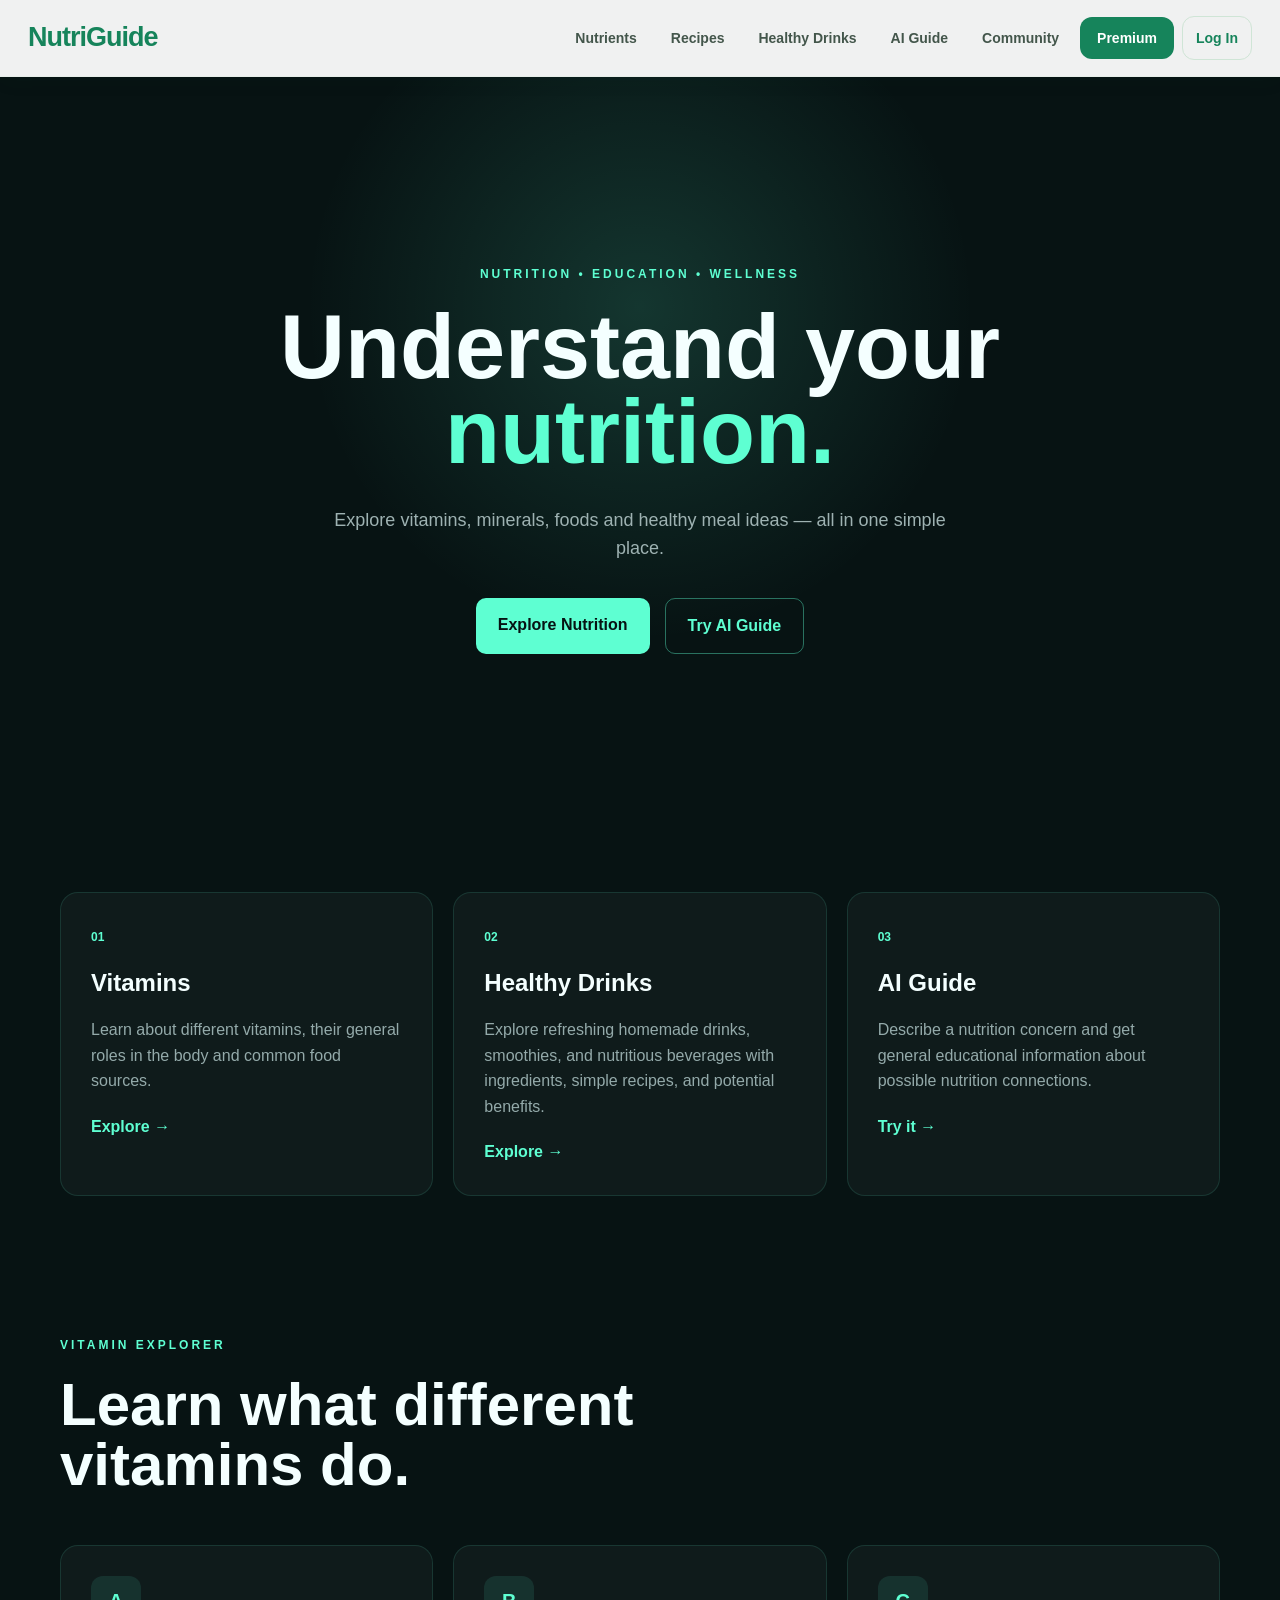
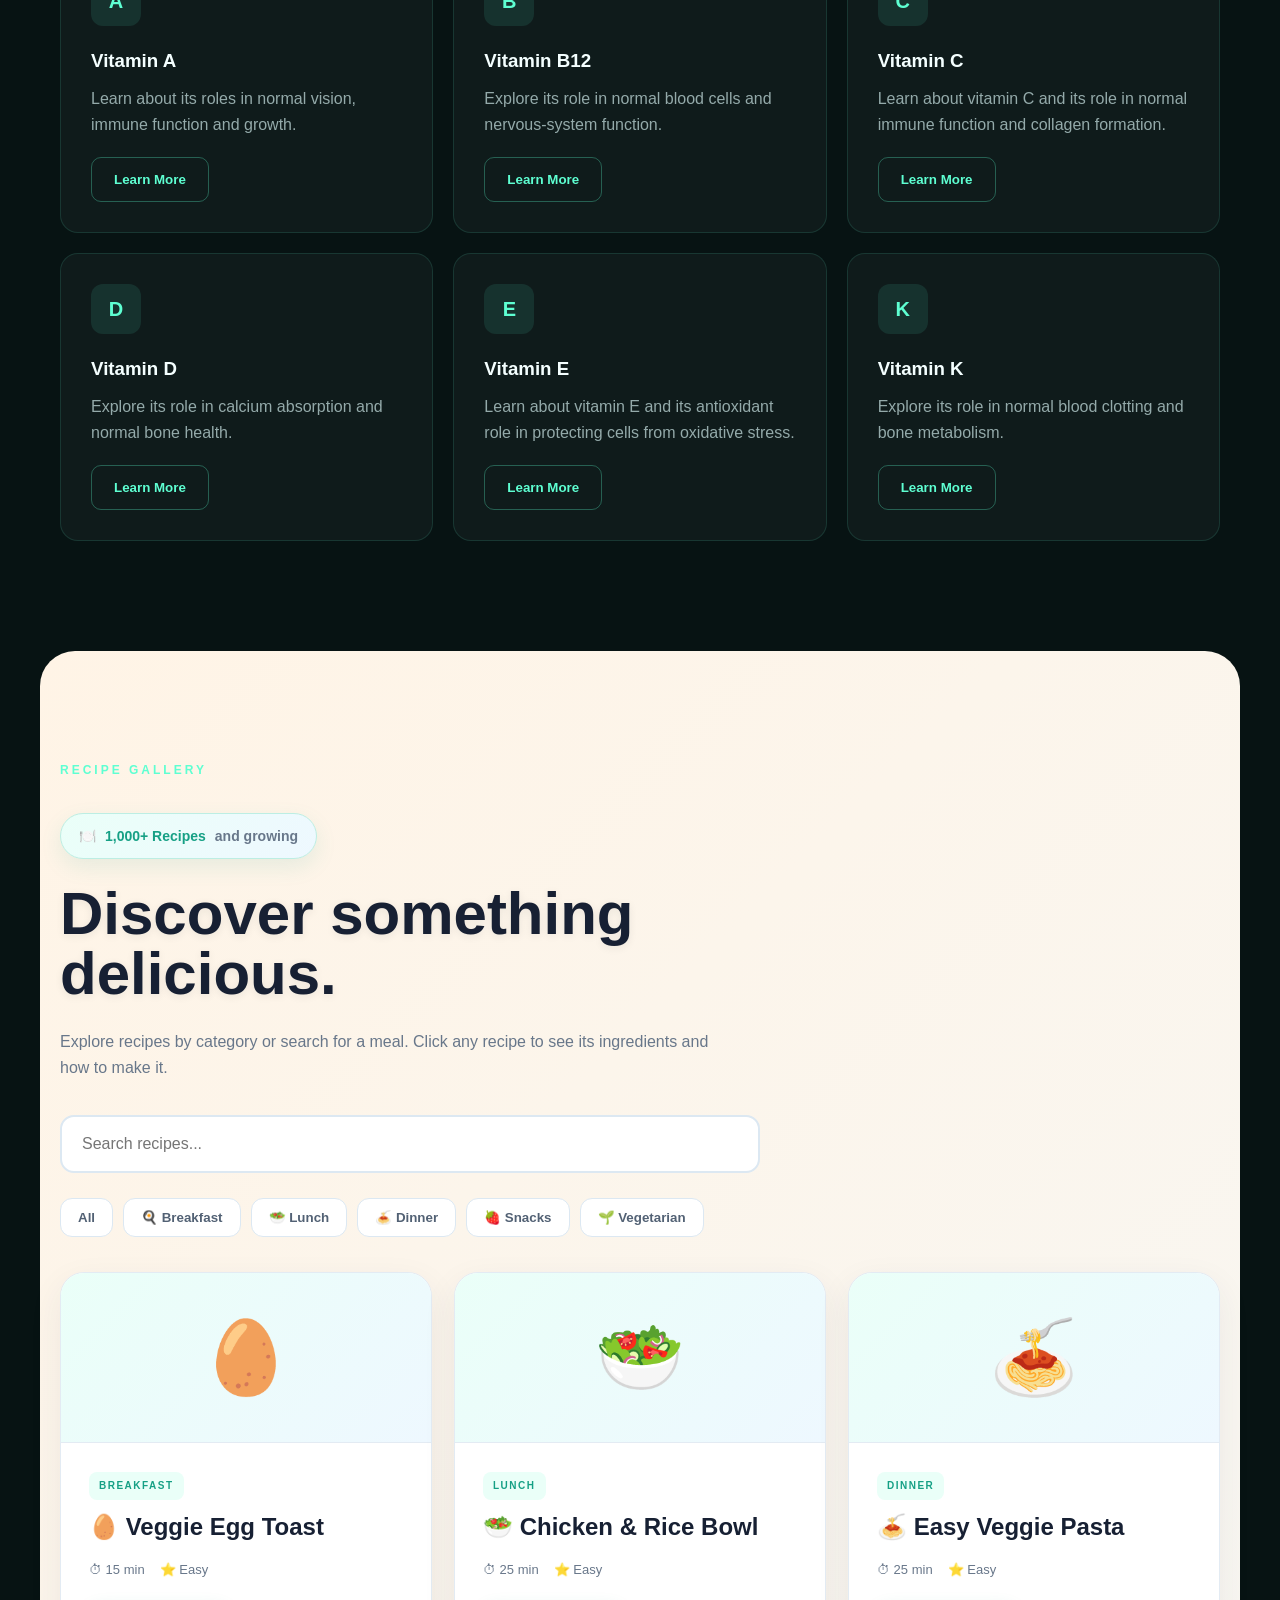
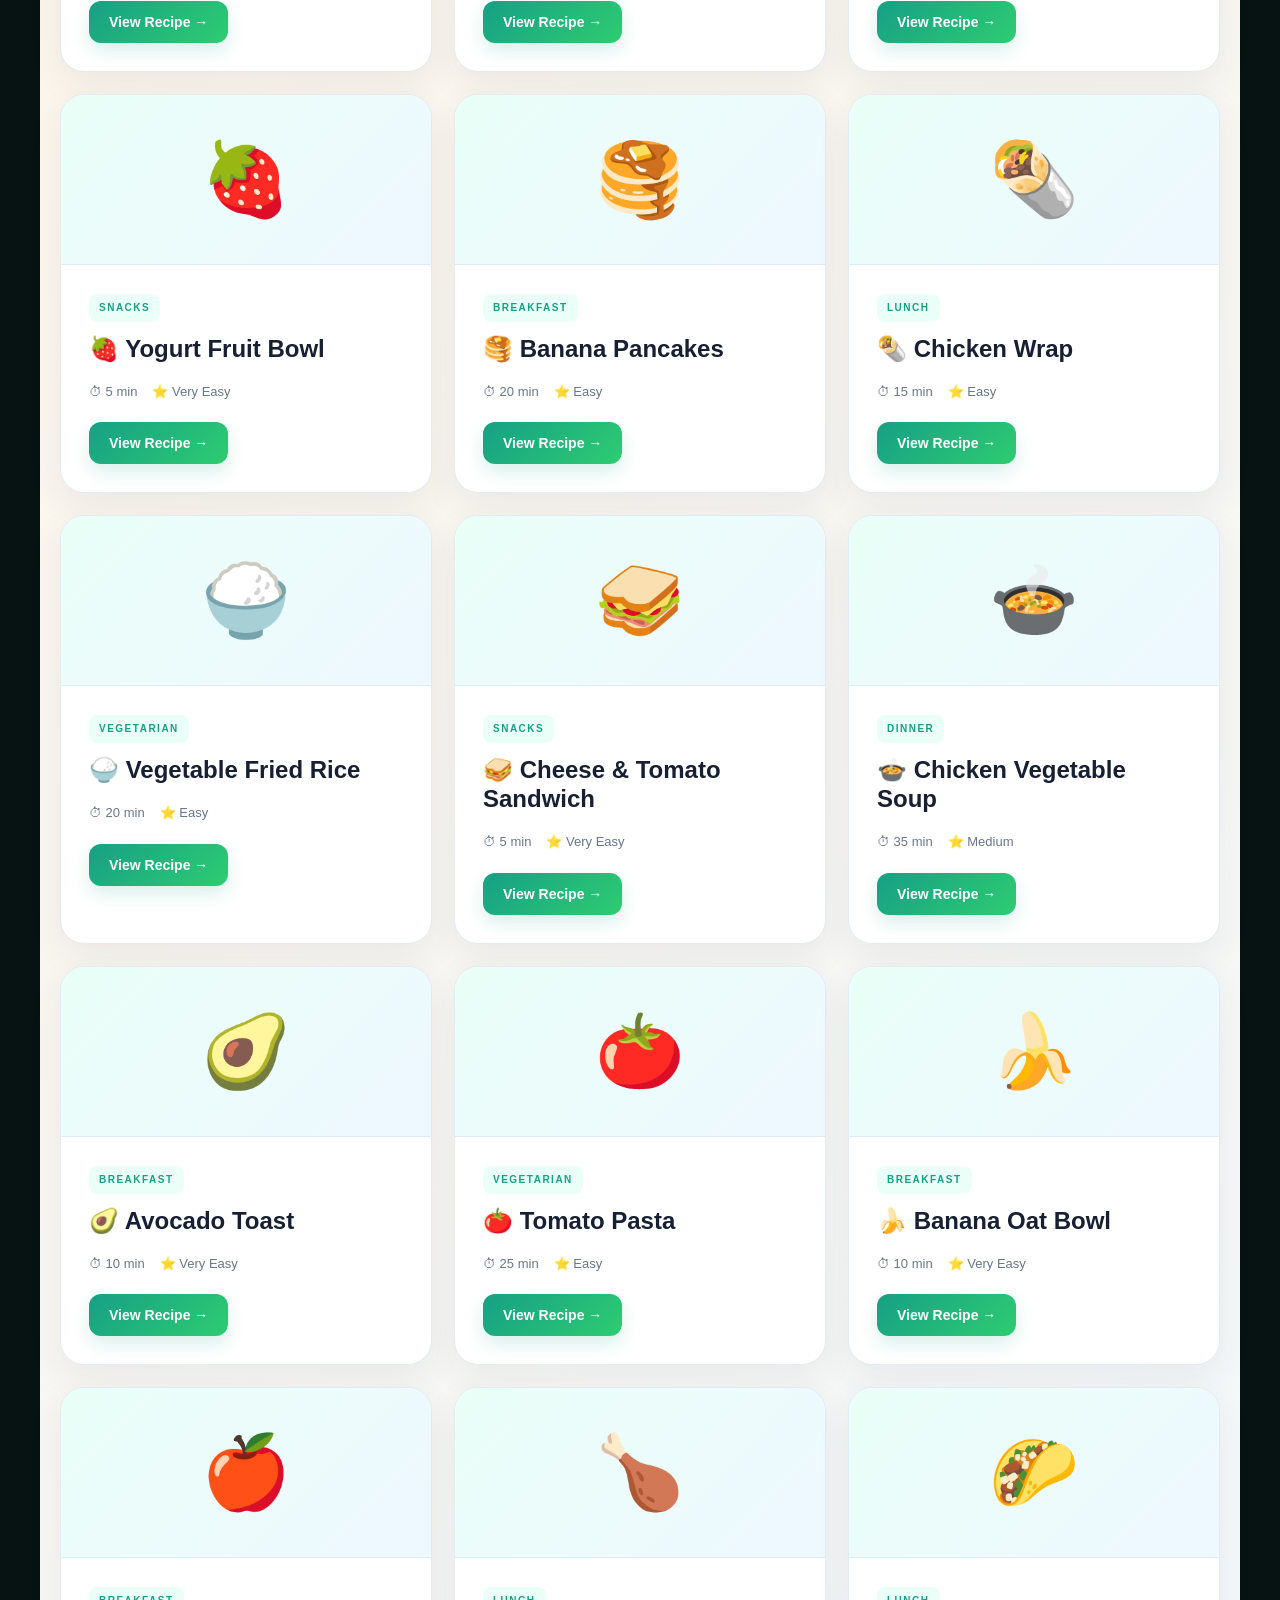
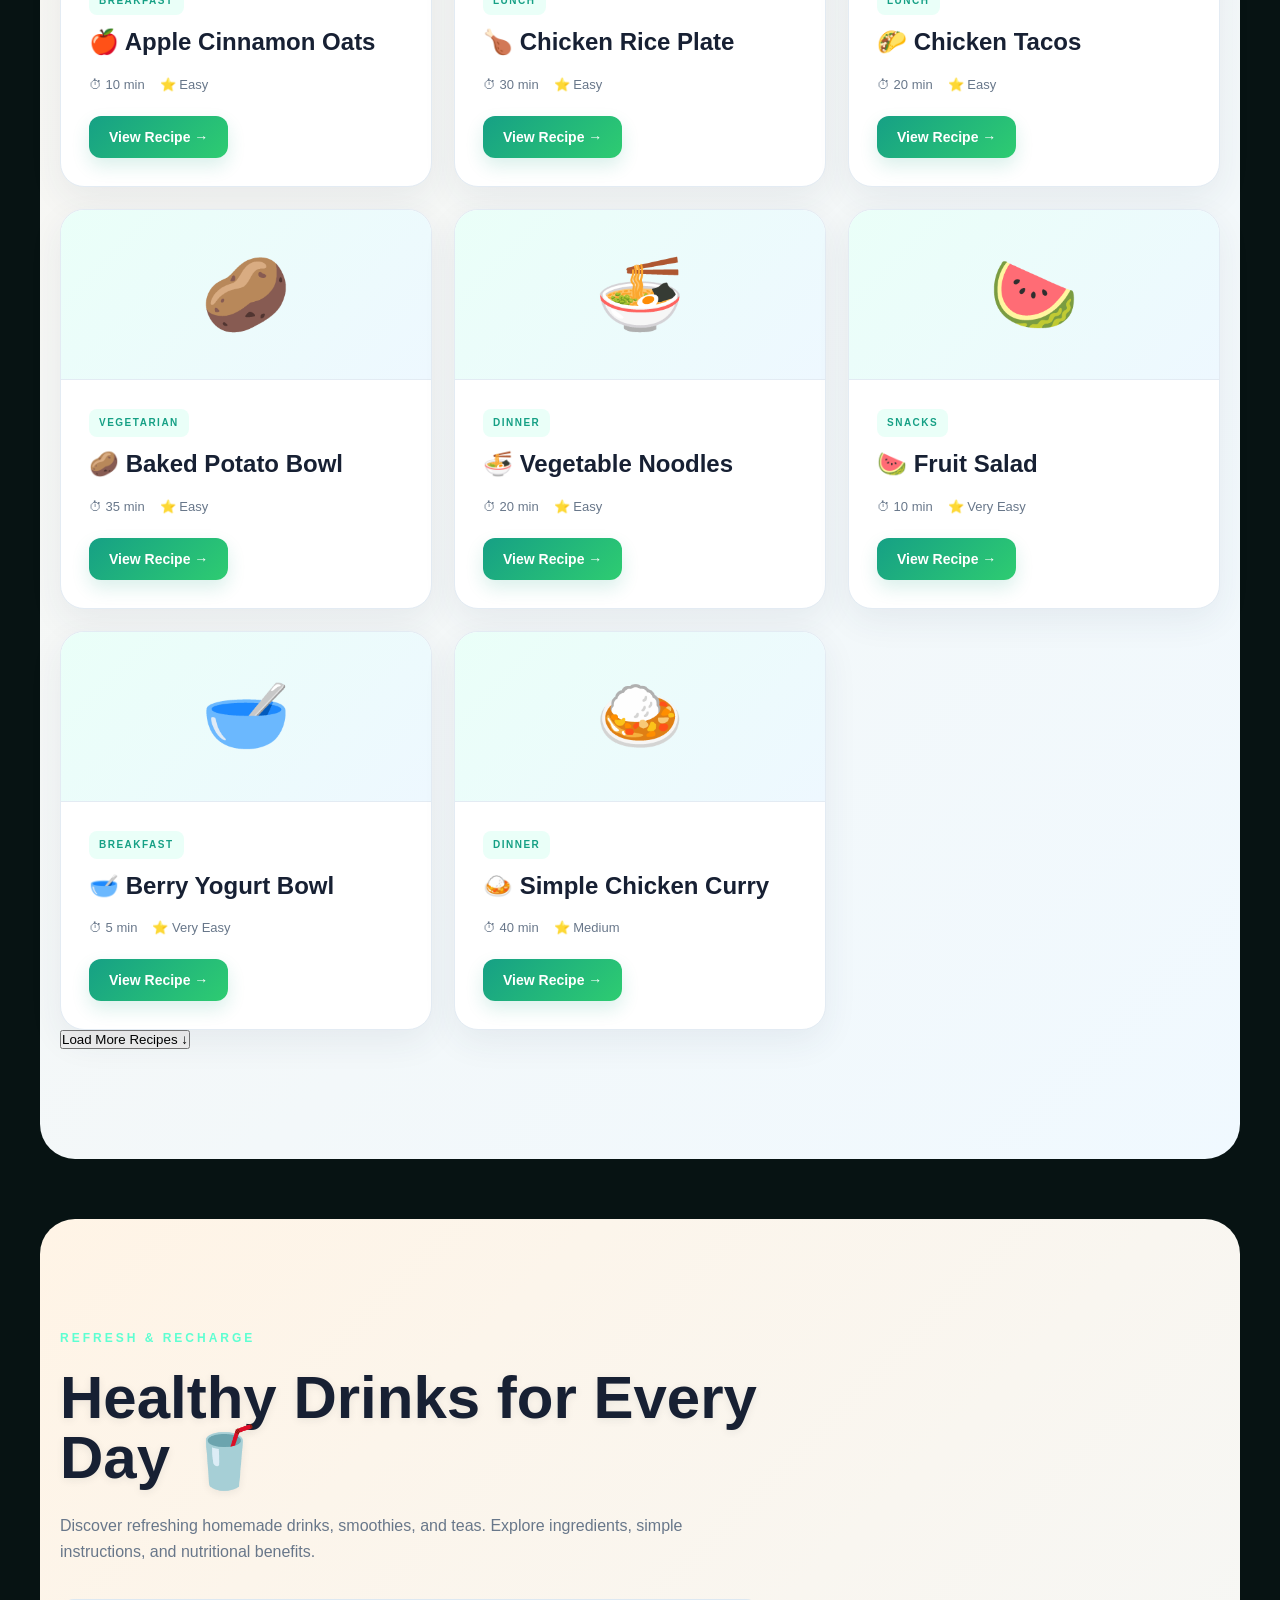
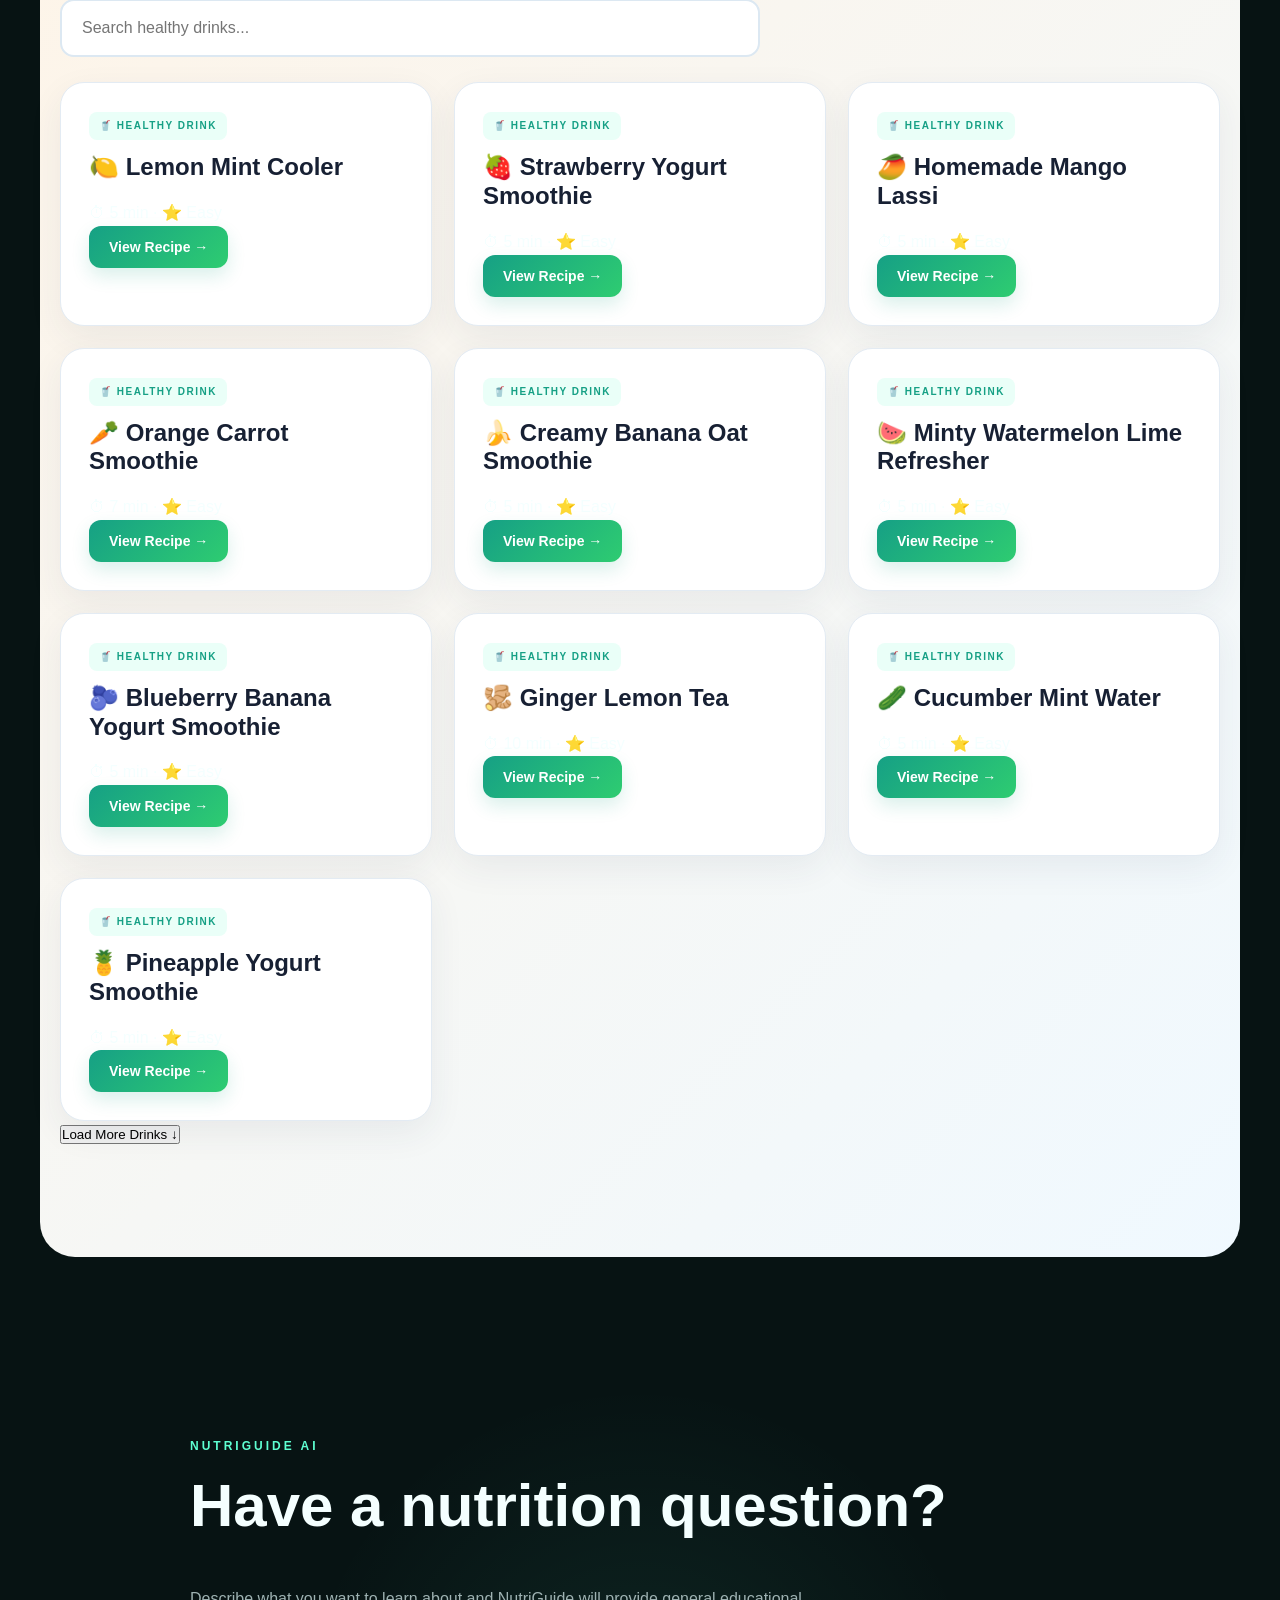
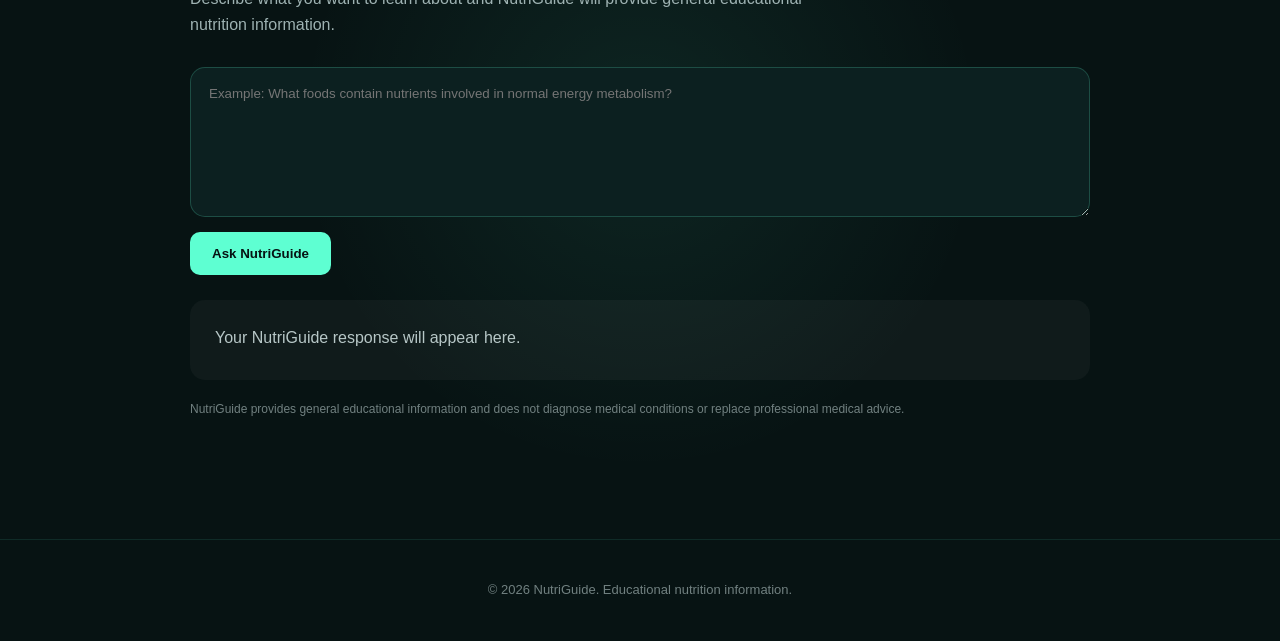
<file: index.html>
<!DOCTYPE html>
<html lang="en">

<head>
    <meta charset="UTF-8">
    <meta name="viewport" content="width=device-width, initial-scale=1.0">

    <title>NutriGuide | Understand Your Nutrition</title>

    <link rel="stylesheet" href="style.css">
</head>

<body>

    
<!-- NAVIGATION -->
<header>
    <nav class="navbar">

        <a href="index.html" class="logo">
            NutriGuide
        </a>

        <div class="nav-links">
            <a href="#vitamins">Nutrients</a>
            <a href="#meals">Recipes</a>
            <a href="#healthy-drinks">Healthy Drinks</a>
            <a href="#ai-guide">AI Guide</a>

            <a href="community.html">Community</a>
            <a href="pricing.html">Premium</a>
            <a href="login.html">Log In</a>
        </div>

    </nav>
</header>


    <!-- HERO -->

    <main>

        <section id="home" class="hero">

            <div class="hero-content">

                <p class="eyebrow">
                    NUTRITION • EDUCATION • WELLNESS
                </p>

                <h1>
                    Understand your
                    <span>nutrition.</span>
                </h1>

                <p class="hero-text">
                    Explore vitamins, minerals, foods and healthy
                    meal ideas — all in one simple place.
                </p>

                <div class="hero-buttons">

                    <a href="#vitamins" class="button primary">
                        Explore Nutrition
                    </a>

                    <a href="#ai-guide" class="button secondary">
                        Try AI Guide
                    </a>

                </div>

            </div>

        </section>


        <!-- QUICK EXPLORER -->

        <section class="explorer">

            <div class="explorer-card">

                <span>01</span>

                <h2>Vitamins</h2>

                <p>
                    Learn about different vitamins, their general
                    roles in the body and common food sources.
                </p>

                <a href="#vitamins">
                    Explore →
                </a>

            </div>


        
<div class="explorer-card">
    <span>02</span>

    <h2>Healthy Drinks</h2>

    <p>
        Explore refreshing homemade drinks, smoothies,
        and nutritious beverages with ingredients,
        simple recipes, and potential benefits.
    </p>

    <a href="#healthy-drinks">
        Explore →
    </a>
</div>



            <div class="explorer-card">

                <span>03</span>

                <h2>AI Guide</h2>

                <p>
                    Describe a nutrition concern and get general
                    educational information about possible nutrition
                    connections.
                </p>

                <a href="#ai-guide">
                    Try it →
                </a>

            </div>

        </section>


        <!-- VITAMINS -->

        <section id="vitamins" class="section">

            <p class="section-label">
                VITAMIN EXPLORER
            </p>

            <h2>
                Learn what different vitamins do.
            </h2>

            <div class="vitamin-grid">

                <div class="vitamin-card">
                    <div class="vitamin-icon">A</div>

                    <h3>Vitamin A</h3>

                    <p>
                        Learn about its roles in normal vision,
                        immune function and growth.
                    </p>

                    <button onclick="showVitamin('Vitamin A')">
                        Learn More
                    </button>
                </div>


                <div class="vitamin-card">
                    <div class="vitamin-icon">B</div>

                    <h3>Vitamin B12</h3>

                    <p>
                        Explore its role in normal blood cells
                        and nervous-system function.
                    </p>

                    <button onclick="showVitamin('Vitamin B12')">
                        Learn More
                    </button>
                </div>


                <div class="vitamin-card">
                    <div class="vitamin-icon">C</div>

                    <h3>Vitamin C</h3>

                    <p>
                        Learn about vitamin C and its role in
                        normal immune function and collagen formation.
                    </p>

                    <button onclick="showVitamin('Vitamin C')">
                        Learn More
                    </button>
                </div>


                <div class="vitamin-card">
                    <div class="vitamin-icon">D</div>

                    <h3>Vitamin D</h3>

                    <p>
                        Explore its role in calcium absorption
                        and normal bone health.
                    </p>

                    <button onclick="showVitamin('Vitamin D')">
                        Learn More
                    </button>
                </div>


                <div class="vitamin-card">
                    <div class="vitamin-icon">E</div>

                    <h3>Vitamin E</h3>

                    <p>
                        Learn about vitamin E and its antioxidant
                        role in protecting cells from oxidative stress.
                    </p>

                    <button onclick="showVitamin('Vitamin E')">
                        Learn More
                    </button>
                </div>


                <div class="vitamin-card">
                    <div class="vitamin-icon">K</div>

                    <h3>Vitamin K</h3>

                    <p>
                        Explore its role in normal blood clotting
                        and bone metabolism.
                    </p>

                    <button onclick="showVitamin('Vitamin K')">
                        Learn More
                    </button>
                </div>

            </div>

        </section>


      <!-- MEAL IDEAS -->

<!-- RECIPE GALLERY -->

<section id="meals" class="section meals-section">

    <p class="section-label">
        RECIPE GALLERY
    </p>
<div class="recipe-count-badge">
    🍽️ <strong>1,000+ Recipes</strong>
    <span>and growing</span>
</div>
    <h2>
        Discover something delicious.
    </h2>

    <p class="meal-intro">
        Explore recipes by category or search for a meal.
        Click any recipe to see its ingredients and how to make it.
    </p>


    <!-- SEARCH -->

    <div class="recipe-search">

        <input
            type="text"
            id="recipeSearch"
            placeholder="Search recipes..."
        >

    </div>


    <!-- FILTERS -->

    <div class="recipe-filters">

        <button onclick="filterRecipes('all')">
            All
        </button>

        <button onclick="filterRecipes('breakfast')">
            🍳 Breakfast
        </button>

        <button onclick="filterRecipes('lunch')">
            🥗 Lunch
        </button>

        <button onclick="filterRecipes('dinner')">
            🍝 Dinner
        </button>

        <button onclick="filterRecipes('snacks')">
            🍓 Snacks
        </button>

        <button onclick="filterRecipes('vegetarian')">
            🌱 Vegetarian
        </button>

    </div>


    <!-- RECIPE GALLERY -->

    <div
        id="recipeGallery"
        class="recipe-gallery">
    </div>
<div class="load-more-container">

    <button
        id="loadMoreButton"
        class="load-more-button"
        onclick="loadMoreRecipes()">
        Load More Recipes ↓
    </button>

    <button
        id="showLessButton"
        class="show-less-button"
        onclick="showLessRecipes()"
        style="display: none;">
        Show Less ↑
    </button>

</div>

    <!-- RECIPE DETAILS -->

    <div
        id="recipeDetails"
        class="recipe-details"
        style="display: none;">
    </div>

</section>
       <!-- HEALTHY DRINKS -->
<section id="healthy-drinks" class="section meals-section">
    <p class="section-label">REFRESH & RECHARGE</p>

    <h2>Healthy Drinks for Every Day 🥤</h2>

    <p class="meal-intro">
        Discover refreshing homemade drinks, smoothies, and teas.
        Explore ingredients, simple instructions, and nutritional benefits.
    </p>

    <div class="recipe-search">
        <input
            type="text"
            id="healthyDrinkSearch"
            placeholder="Search healthy drinks..."
        >
    </div>

    <div id="healthyDrinkGallery" class="recipe-gallery"></div>

    <div id="healthyDrinkDetails" class="recipe-details" style="display:none;"></div>
</section>
     <!-- AI GUIDE -->

        <section id="ai-guide" class="ai-section">

            <div class="ai-container">

                <p class="section-label">
                    NUTRIGUIDE AI
                </p>

                <h2>
                    Have a nutrition question?
                </h2>

                <p class="ai-description">
                    Describe what you want to learn about and
                    NutriGuide will provide general educational
                    nutrition information.
                </p>

                <div class="ai-box">

                    <textarea
                        id="aiInput"
                        placeholder="Example: What foods contain nutrients involved in normal energy metabolism?"
                    ></textarea>

                    <button
                        class="button primary"
                        onclick="askNutriGuide()">
                        Ask NutriGuide
                    </button>

                </div>

                <div id="aiResponse" class="ai-response">

                    <p>
                        Your NutriGuide response will appear here.
                    </p>

                </div>

                <p class="disclaimer">
                    NutriGuide provides general educational
                    information and does not diagnose medical
                    conditions or replace professional medical advice.
                </p>

            </div>

        </section>


    </main>


    <!-- FOOTER -->

    <footer>

        <p>
            © 2026 NutriGuide. Educational nutrition information.
        </p>

    </footer>


   <script src="recipes.js"></script>
<script src="healthy-drinks.js"></script>
<script src="script.js"></script>
</body>

</html>
<!-- Trigger fresh GitHub Pages deployment -->
</file>
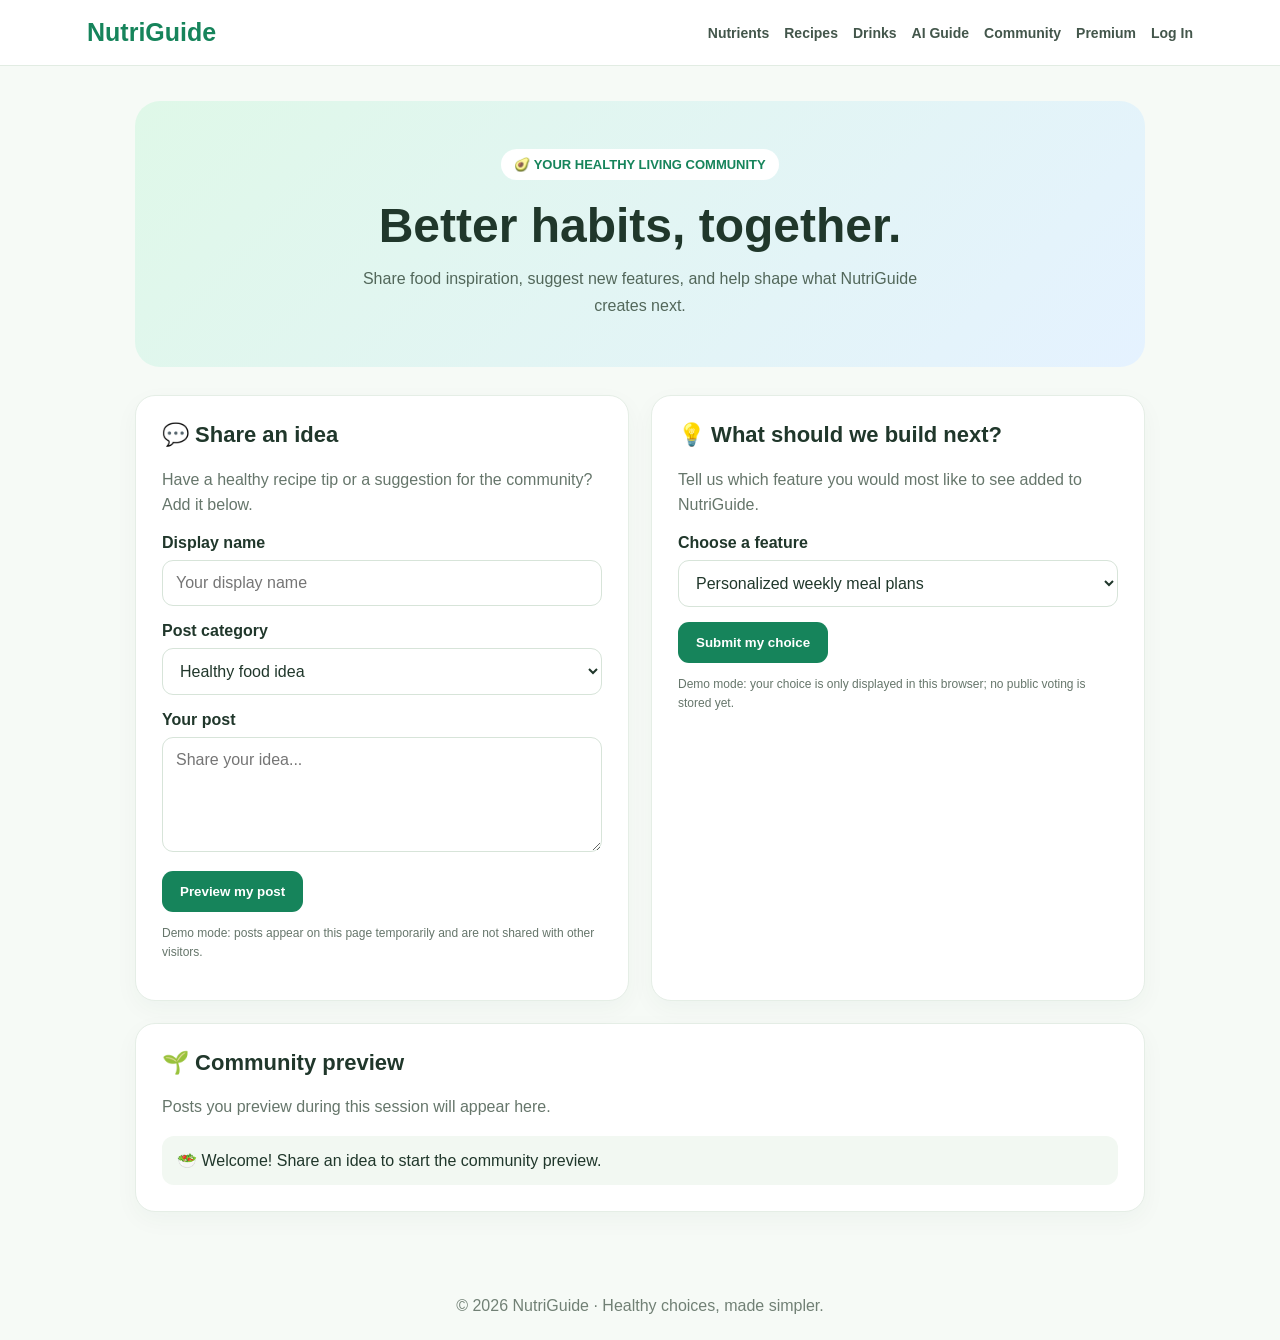
<file: community.html>
<!DOCTYPE html>
<html lang="en">
<head>
    <meta charset="UTF-8">
    <meta name="viewport" content="width=device-width, initial-scale=1.0">
    <title>Community | NutriGuide</title>
    <meta name="description" content="Share healthy food ideas and discover what the NutriGuide community wants next.">
    <style>
        * { box-sizing: border-box; }
        body {
            margin: 0;
            font-family: Arial, sans-serif;
            color: #20372b;
            background: #f6faf6;
        }
        header {
            background: rgba(255,255,255,.96);
            border-bottom: 1px solid #e2ece3;
            position: sticky;
            top: 0;
            z-index: 10;
        }
        nav {
            max-width: 1150px;
            margin: auto;
            padding: 18px 22px;
            display: flex;
            justify-content: space-between;
            align-items: center;
            gap: 18px;
            flex-wrap: wrap;
        }
        .logo {
            color: #16845b;
            font-size: 25px;
            font-weight: 800;
            text-decoration: none;
        }
        .links { display: flex; flex-wrap: wrap; gap: 15px; }
        .links a {
            color: #43564b;
            text-decoration: none;
            font-size: 14px;
            font-weight: 600;
        }
        .links a:hover { color: #16845b; }
        main { max-width: 1050px; margin: auto; padding: 35px 20px 60px; }
        .hero {
            padding: 48px 30px;
            border-radius: 25px;
            background: linear-gradient(135deg, #dff8e8, #e5f2ff);
            text-align: center;
        }
        .tag {
            display: inline-block;
            background: white;
            color: #16845b;
            padding: 8px 13px;
            border-radius: 30px;
            font-size: 13px;
            font-weight: 700;
        }
        h1 { font-size: clamp(32px, 5vw, 48px); margin: 18px 0 12px; }
        .hero p { max-width: 600px; margin: auto; line-height: 1.7; color: #52675a; }
        .grid {
            display: grid;
            grid-template-columns: repeat(2, minmax(0, 1fr));
            gap: 22px;
            margin-top: 28px;
        }
        .card {
            background: white;
            padding: 26px;
            border: 1px solid #e5eee6;
            border-radius: 20px;
            box-shadow: 0 8px 25px rgba(26,70,43,.04);
        }
        .card h2 { margin-top: 0; font-size: 22px; }
        .card p { color: #66766b; line-height: 1.6; }
        label { display: block; font-weight: 700; margin: 16px 0 8px; }
        input, textarea, select {
            width: 100%;
            padding: 13px;
            border: 1px solid #d7e4d9;
            border-radius: 11px;
            font: inherit;
            background: #fff;
            color: #20372b;
        }
        textarea { min-height: 115px; resize: vertical; }
        button {
            border: 0;
            background: #16845b;
            color: white;
            font-weight: 700;
            padding: 13px 18px;
            border-radius: 11px;
            cursor: pointer;
            margin-top: 15px;
        }
        button:hover { background: #0c6845; }
        .note { font-size: 12px; color: #77877b; }
        .idea {
            margin-top: 13px;
            padding: 15px;
            border-radius: 12px;
            background: #f2f8f2;
            overflow-wrap: anywhere;
        }
        footer { text-align: center; padding: 25px; color: #718075; }
        @media (max-width: 700px) {
            .grid { grid-template-columns: 1fr; }
            nav { align-items: flex-start; flex-direction: column; }
            .links { gap: 12px; }
            .hero { padding: 35px 20px; }
        }
    </style>
</head>
<body>
<header>
    <nav>
        <a class="logo" href="index.html">NutriGuide</a>
        <div class="links">
            <a href="index.html#vitamins">Nutrients</a>
            <a href="index.html#meals">Recipes</a>
            <a href="index.html#healthy-drinks">Drinks</a>
            <a href="index.html#ai-guide">AI Guide</a>
            <a href="community.html">Community</a>
            <a href="pricing.html">Premium</a>
            <a href="login.html">Log In</a>
        </div>
    </nav>
</header>

<main>
    <section class="hero">
        <span class="tag">🥑 YOUR HEALTHY LIVING COMMUNITY</span>
        <h1>Better habits, together.</h1>
        <p>Share food inspiration, suggest new features, and help shape what NutriGuide creates next.</p>
    </section>

    <div class="grid">
        <section class="card">
            <h2>💬 Share an idea</h2>
            <p>Have a healthy recipe tip or a suggestion for the community? Add it below.</p>
            <form id="ideaForm">
                <label for="ideaName">Display name</label>
                <input id="ideaName" maxlength="40" placeholder="Your display name" required>

                <label for="ideaType">Post category</label>
                <select id="ideaType">
                    <option>Healthy food idea</option>
                    <option>Recipe suggestion</option>
                    <option>Healthy habit</option>
                    <option>General feedback</option>
                </select>

                <label for="ideaText">Your post</label>
                <textarea id="ideaText" maxlength="500" placeholder="Share your idea..." required></textarea>

                <button type="submit">Preview my post</button>
                <p class="note">Demo mode: posts appear on this page temporarily and are not shared with other visitors.</p>
            </form>
        </section>

        <section class="card">
            <h2>💡 What should we build next?</h2>
            <p>Tell us which feature you would most like to see added to NutriGuide.</p>
            <form id="voteForm">
                <label for="feature">Choose a feature</label>
                <select id="feature">
                    <option>Personalized weekly meal plans</option>
                    <option>More healthy drinks from around the world</option>
                    <option>Save favourite recipes</option>
                    <option>Nutrition and vitamin guides</option>
                    <option>More AI Guide features</option>
                    <option>Community recipe sharing</option>
                </select>
                <button type="submit">Submit my choice</button>
            </form>
            <div id="voteResult" class="idea" hidden></div>
            <p class="note">Demo mode: your choice is only displayed in this browser; no public voting is stored yet.</p>
        </section>
    </div>

    <section class="card" style="margin-top:22px">
        <h2>🌱 Community preview</h2>
        <p>Posts you preview during this session will appear here.</p>
        <div id="posts">
            <div class="idea">🥗 Welcome! Share an idea to start the community preview.</div>
        </div>
    </section>
</main>

<footer>© 2026 NutriGuide · Healthy choices, made simpler.</footer>

<script>
    const ideaForm = document.getElementById("ideaForm");
    const posts = document.getElementById("posts");

    ideaForm.addEventListener("submit", function (event) {
        event.preventDefault();

        const name = document.getElementById("ideaName").value.trim();
        const category = document.getElementById("ideaType").value;
        const message = document.getElementById("ideaText").value.trim();

        if (!name || !message) return;

        const post = document.createElement("div");
        post.className = "idea";

        const heading = document.createElement("strong");
        heading.textContent = name + " · " + category;

        const paragraph = document.createElement("p");
        paragraph.textContent = message;
        paragraph.style.whiteSpace = "pre-wrap";

        post.replaceChildren(heading, paragraph);
        posts.prepend(post);
        ideaForm.reset();
    });

    document.getElementById("voteForm").addEventListener("submit", function (event) {
        event.preventDefault();

        const result = document.getElementById("voteResult");
        result.textContent = "Your demo choice: " +
            document.getElementById("feature").value;
        result.hidden = false;
    });
</script>
</body>
</html>
</file>
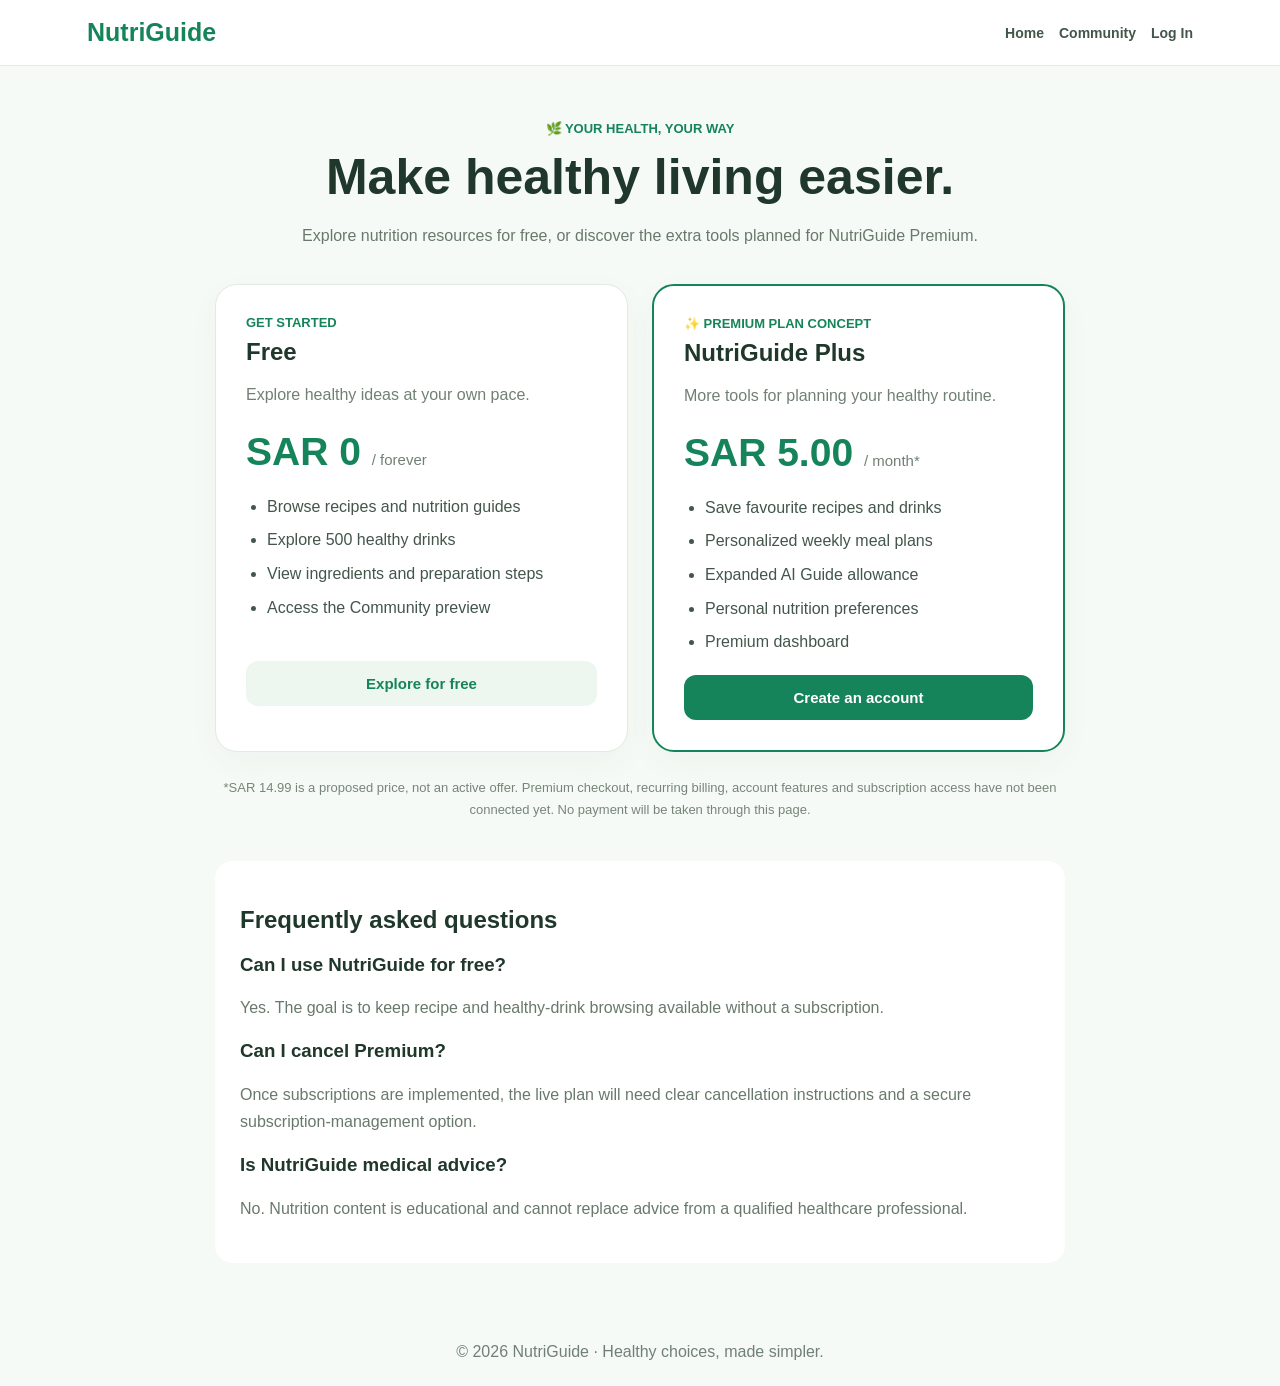
<file: pricing.html>
<!DOCTYPE html>
<html lang="en">
<head>
<meta charset="UTF-8">
<meta name="viewport" content="width=device-width, initial-scale=1.0">
<title>NutriGuide Premium</title>
<style>
*{box-sizing:border-box}
body{margin:0;font-family:Arial,sans-serif;background:#f6faf6;color:#20372b}
header{background:#fff;border-bottom:1px solid #e2ece3}
nav{max-width:1150px;margin:auto;padding:18px 22px;display:flex;justify-content:space-between;align-items:center;gap:18px;flex-wrap:wrap}
.logo{font-size:25px;font-weight:800;color:#16845b;text-decoration:none}
.links{display:flex;gap:15px;flex-wrap:wrap}
.links a{color:#43564b;text-decoration:none;font-size:14px;font-weight:600}
main{max-width:1050px;margin:auto;padding:55px 20px}
.hero{text-align:center;margin-bottom:35px}
.hero h1{font-size:clamp(34px,5vw,50px);margin:12px 0}
.hero p{color:#68796c;line-height:1.7}
.tag{color:#16845b;font-weight:bold;font-size:13px}
.plans{display:grid;grid-template-columns:repeat(2,minmax(0,1fr));gap:24px;max-width:850px;margin:auto}
.card{background:#fff;border:1px solid #e0ebe1;border-radius:22px;padding:30px;box-shadow:0 10px 30px #204d2c0a}
.card.featured{border:2px solid #16845b;position:relative}
.card h2{margin:8px 0}
.description{color:#718075;line-height:1.6}
.price{font-size:39px;font-weight:800;margin:22px 0 5px;color:#16845b}
.price small{font-size:15px;font-weight:500;color:#718075}
ul{padding-left:21px;line-height:2.1;color:#43564b;min-height:155px}
button,.btn{display:block;width:100%;padding:14px;border:0;border-radius:12px;background:#16845b;color:#fff;text-align:center;text-decoration:none;font-weight:700;font-size:15px;cursor:pointer}
button:hover,.btn:hover{background:#0c6845}
.secondary{background:#edf7ef;color:#16845b}
.secondary:hover{background:#dcefe0}
.notice{max-width:850px;margin:25px auto 0;color:#778579;font-size:13px;text-align:center;line-height:1.7}
.faq{max-width:850px;margin:40px auto 0;background:#fff;border-radius:18px;padding:25px}
.faq p{color:#68796c;line-height:1.7}
footer{text-align:center;padding:25px;color:#718075}
@media(max-width:650px){.plans{grid-template-columns:1fr}nav{align-items:flex-start;flex-direction:column}main{padding:35px 16px}.card{padding:24px}}
</style>
</head>
<body>
<header>
<nav>
<a class="logo" href="index.html">NutriGuide</a>
<div class="links">
<a href="index.html">Home</a>
<a href="community.html">Community</a>
<a href="login.html">Log In</a>
</div>
</nav>
</header>

<main>
<section class="hero">
<div class="tag">🌿 YOUR HEALTH, YOUR WAY</div>
<h1>Make healthy living easier.</h1>
<p>Explore nutrition resources for free, or discover the extra tools planned for NutriGuide Premium.</p>
</section>

<section class="plans">
<article class="card">
<div class="tag">GET STARTED</div>
<h2>Free</h2>
<p class="description">Explore healthy ideas at your own pace.</p>
<div class="price">SAR 0 <small>/ forever</small></div>
<ul>
<li>Browse recipes and nutrition guides</li>
<li>Explore 500 healthy drinks</li>
<li>View ingredients and preparation steps</li>
<li>Access the Community preview</li>
</ul>
<a class="btn secondary" href="index.html">Explore for free</a>
</article>

<article class="card featured">
<div class="tag">✨ PREMIUM PLAN CONCEPT</div>
<h2>NutriGuide Plus</h2>
<p class="description">More tools for planning your healthy routine.</p>
<div class="price">SAR 5.00 <small>/ month*</small></div>
<ul>
<li>Save favourite recipes and drinks</li>
<li>Personalized weekly meal plans</li>
<li>Expanded AI Guide allowance</li>
<li>Personal nutrition preferences</li>
<li>Premium dashboard</li>
</ul>
<a class="btn" href="login.html">Create an account</a>
</article>
</section>

<p class="notice">*SAR 14.99 is a proposed price, not an active offer. Premium checkout, recurring billing, account features and subscription access have not been connected yet. No payment will be taken through this page.</p>

<section class="faq">
<h2>Frequently asked questions</h2>
<h3>Can I use NutriGuide for free?</h3>
<p>Yes. The goal is to keep recipe and healthy-drink browsing available without a subscription.</p>
<h3>Can I cancel Premium?</h3>
<p>Once subscriptions are implemented, the live plan will need clear cancellation instructions and a secure subscription-management option.</p>
<h3>Is NutriGuide medical advice?</h3>
<p>No. Nutrition content is educational and cannot replace advice from a qualified healthcare professional.</p>
</section>
</main>
<footer>© 2026 NutriGuide · Healthy choices, made simpler.</footer>
</body>
</html>
</file>
<file: style.css>
* {
    margin: 0;
    padding: 0;
    box-sizing: border-box;
}

html {
    scroll-behavior: smooth;
}

body {
    font-family: Arial, Helvetica, sans-serif;
    background: #071313;
    color: #f4ffff;
    line-height: 1.6;
}


/* ==========================
   NUTRIGUIDE PREMIUM NAVBAR
========================== */

header {
    position: sticky;
    top: 0;
    z-index: 1000;
    background: rgba(255, 255, 255, 0.94);
    backdrop-filter: blur(16px);
    -webkit-backdrop-filter: blur(16px);
    border-bottom: 1px solid #e7eee9;
    box-shadow: 0 4px 20px rgba(24, 70, 48, 0.05);
}

.navbar {
    width: 100%;
    max-width: 1320px;
    min-height: 76px;
    margin: 0 auto;
    padding: 14px 28px;
    box-sizing: border-box;
    display: flex;
    justify-content: space-between;
    align-items: center;
    gap: 24px;
}

.logo {
    flex-shrink: 0;
    font-size: 27px;
    font-weight: 850;
    letter-spacing: -1px;
    color: #16845b;
    text-decoration: none;
}

.logo:hover {
    color: #0c6845;
}

.nav-links {
    display: flex;
    align-items: center;
    justify-content: flex-end;
    flex-wrap: wrap;
    gap: 8px;
}

.nav-links a {
    display: inline-flex;
    align-items: center;
    justify-content: center;
    padding: 10px 13px;
    border-radius: 12px;
    color: #43564b;
    font-size: 14px;
    font-weight: 600;
    text-decoration: none;
    transition:
        background-color 0.2s ease,
        color 0.2s ease,
        transform 0.2s ease;
}

.nav-links a:hover {
    background: #eaf8ef;
    color: #117548;
    transform: translateY(-1px);
}

/* Premium link */
.nav-links a[href="pricing.html"] {
    background: #16845b;
    color: #ffffff;
    padding-left: 17px;
    padding-right: 17px;
}

.nav-links a[href="pricing.html"]:hover {
    background: #0c6845;
    color: #ffffff;
}

/* Login link */
.nav-links a[href="login.html"] {
    border: 1px solid #cfe5d6;
    color: #16845b;
}

.nav-links a[href="login.html"]:hover {
    background: #eaf8ef;
}

/* Tablet and mobile */
@media (max-width: 900px) {
    .navbar {
        padding: 14px 18px;
        align-items: flex-start;
        flex-direction: column;
        gap: 12px;
    }

    .nav-links {
        width: 100%;
        justify-content: flex-start;
        gap: 5px;
    }

    .nav-links a {
        padding: 9px 11px;
        font-size: 13px;
    }
}

@media (max-width: 480px) {
    .navbar {
        padding: 12px;
    }

    .logo {
        font-size: 24px;
    }

    .nav-links {
        display: grid;
        grid-template-columns: repeat(2, minmax(0, 1fr));
        width: 100%;
        gap: 7px;
    }

    .nav-links a {
        text-align: center;
        padding: 10px 6px;
        font-size: 12px;
    }
}


/* HERO */

.hero {
    min-height: 85vh;
    display: flex;
    align-items: center;
    justify-content: center;
    text-align: center;
    padding: 80px 20px;
    background:
        radial-gradient(circle at 50% 30%, rgba(94, 255, 210, 0.15), transparent 40%);
}

.hero-content {
    max-width: 850px;
}

.eyebrow,
.section-label {
    color: #5effd2;
    font-size: 12px;
    font-weight: 800;
    letter-spacing: 3px;
    margin-bottom: 20px;
}

.hero h1 {
    font-size: clamp(45px, 8vw, 90px);
    line-height: 0.95;
    margin-bottom: 30px;
}

.hero h1 span {
    color: #5effd2;
}

.hero-text {
    max-width: 650px;
    margin: auto;
    color: #9eb2b2;
    font-size: 18px;
}

.hero-buttons {
    margin-top: 35px;
    display: flex;
    justify-content: center;
    gap: 15px;
    flex-wrap: wrap;
}

/* BUTTONS */

.button,
.food-search button,
.vitamin-card button {
    display: inline-block;
    border: none;
    cursor: pointer;
    padding: 14px 22px;
    border-radius: 10px;
    font-weight: 700;
    text-decoration: none;
    transition: 0.3s;
}

.button.primary {
    background: #5effd2;
    color: #061313;
}

.button.primary:hover {
    transform: translateY(-3px);
    box-shadow: 0 10px 30px rgba(94, 255, 210, 0.2);
}

.button.secondary {
    border: 1px solid rgba(94, 255, 210, 0.4);
    color: #5effd2;
    background: transparent;
}

.button.secondary:hover {
    background: rgba(94, 255, 210, 0.08);
}

/* EXPLORER */

.explorer {
    max-width: 1200px;
    margin: auto;
    padding: 50px 20px 100px;
    display: grid;
    grid-template-columns: repeat(3, 1fr);
    gap: 20px;
}

.explorer-card,
.vitamin-card {
    background: rgba(255, 255, 255, 0.035);
    border: 1px solid rgba(94, 255, 210, 0.12);
    border-radius: 18px;
    padding: 30px;
    transition: 0.3s;
}

.explorer-card:hover,
.vitamin-card:hover {
    transform: translateY(-6px);
    border-color: rgba(94, 255, 210, 0.4);
}

.explorer-card span {
    color: #5effd2;
    font-size: 12px;
    font-weight: 800;
}

.explorer-card h2 {
    margin: 15px 0;
}

.explorer-card p,
.vitamin-card p {
    color: #94aaaa;
}

.explorer-card a {
    display: inline-block;
    margin-top: 20px;
    color: #5effd2;
    text-decoration: none;
    font-weight: 700;
}

/* SECTIONS */

.section {
    max-width: 1200px;
    margin: auto;
    padding: 110px 20px;
}

.section h2,
.ai-section h2 {
    font-size: clamp(35px, 5vw, 60px);
    line-height: 1;
    margin-bottom: 50px;
    max-width: 800px;
}

/* VITAMINS */

.vitamin-grid {
    display: grid;
    grid-template-columns: repeat(3, 1fr);
    gap: 20px;
}

.vitamin-icon {
    width: 50px;
    height: 50px;
    border-radius: 12px;
    display: flex;
    align-items: center;
    justify-content: center;
    background: rgba(94, 255, 210, 0.1);
    color: #5effd2;
    font-size: 20px;
    font-weight: 800;
    margin-bottom: 20px;
}

.vitamin-card h3 {
    margin-bottom: 10px;
}

.vitamin-card button {
    margin-top: 20px;
    background: transparent;
    border: 1px solid rgba(94, 255, 210, 0.3);
    color: #5effd2;
}

.vitamin-card button:hover {
    background: rgba(94, 255, 210, 0.1);
}

/* FOOD */

.food-section {
    background: rgba(255, 255, 255, 0.015);
    border-radius: 30px;
}

.food-search {
    display: flex;
    gap: 10px;
    max-width: 700px;
    margin-bottom: 30px;
}

.food-search input {
    flex: 1;
    padding: 16px;
    border-radius: 10px;
    border: 1px solid rgba(94, 255, 210, 0.2);
    background: #0c2020;
    color: white;
    outline: none;
}

.food-search input:focus {
    border-color: #5effd2;
}

.food-search button {
    background: #5effd2;
    color: #061313;
}

.food-result {
    max-width: 700px;
    padding: 25px;
    border-radius: 15px;
    background: rgba(255, 255, 255, 0.035);
    color: #a8baba;
}

/* AI GUIDE */

.ai-section {
    padding: 120px 20px;
    background:
        radial-gradient(circle at 50% 50%, rgba(94, 255, 210, 0.08), transparent 45%);
}

.ai-container {
    max-width: 900px;
    margin: auto;
}

.ai-description {
    color: #9eb2b2;
    max-width: 650px;
    margin-bottom: 30px;
}

.ai-box {
    display: flex;
    flex-direction: column;
    gap: 15px;
}

.ai-box textarea {
    width: 100%;
    min-height: 150px;
    resize: vertical;
    padding: 18px;
    border-radius: 15px;
    border: 1px solid rgba(94, 255, 210, 0.2);
    background: #0c2020;
    color: white;
    font-family: inherit;
    outline: none;
}

.ai-box textarea:focus {
    border-color: #5effd2;
}

.ai-box .button {
    align-self: flex-start;
}

.ai-response {
    margin-top: 25px;
    padding: 25px;
    min-height: 80px;
    border-radius: 15px;
    background: rgba(255, 255, 255, 0.035);
    color: #b7c7c7;
}

.disclaimer {
    margin-top: 20px;
    font-size: 12px;
    color: #718080;
}

/* FOOTER */

footer {
    padding: 40px 20px;
    text-align: center;
    border-top: 1px solid rgba(94, 255, 210, 0.1);
    color: #718080;
    font-size: 13px;
}

/* MOBILE */

@media (max-width: 800px) {

    .navbar {
        flex-direction: column;
        gap: 15px;
    }

    .nav-links {
        gap: 15px;
        flex-wrap: wrap;
        justify-content: center;
    }

    .explorer,
    .vitamin-grid {
        grid-template-columns: 1fr;
    }

    .hero {
        min-height: 75vh;
    }

    .hero h1 {
        font-size: 52px;
    }

    .section {
        padding: 80px 20px;
    }

    .food-search {
        flex-direction: column;
    }

    .food-search button {
        width: 100%;
    }
}

@media (max-width: 450px) {

    .nav-links {
        font-size: 13px;
    }

    .hero h1 {
        font-size: 43px;
    }

    .hero-text {
        font-size: 16px;
    }

    .hero-buttons {
        flex-direction: column;
    }

    .hero-buttons .button {
        width: 100%;
    }
}
/* =========================
   MEAL IDEAS
========================= */

.meals-section {
    background: linear-gradient(135deg, #fff4e6, #f0f9ff);
    border-radius: 35px;
    margin-bottom: 60px;
}

.meal-intro {
    max-width: 650px;
    color: #68778a;
    margin-top: -25px;
    margin-bottom: 35px;
}

.meal-buttons {
    display: grid;
    grid-template-columns: repeat(4, 1fr);
    gap: 15px;
    margin-bottom: 30px;
}

.meal-buttons button {
    border: 2px solid #e4edf5;
    background: white;
    padding: 18px;
    border-radius: 16px;
    font-size: 15px;
    font-weight: 800;
    color: #263445;
    cursor: pointer;
    transition: 0.3s;
}

.meal-buttons button:hover {
    transform: translateY(-5px);
    border-color: #16a085;
    color: #16a085;
    box-shadow: 0 10px 25px rgba(22, 160, 133, 0.12);
}

.recipe-result {
    background: white;
    border-radius: 22px;
    padding: 30px;
    border: 1px solid #e4edf5;
    box-shadow: 0 12px 35px rgba(44, 62, 80, 0.06);
}

.recipe-result h3 {
    margin-bottom: 10px;
    color: #172033;
}

.recipe-result p {
    color: #68778a;
}

@media (max-width: 800px) {

    .meal-buttons {
        grid-template-columns: repeat(2, 1fr);
    }

}

@media (max-width: 450px) {

    .meal-buttons {
        grid-template-columns: 1fr;
    }

}
/* =========================
   RECIPE DETAILS
========================= */

.recipe-result h3 {
    font-size: 28px;
    margin-bottom: 25px;
    color: #172033;
}

.recipe-result h4 {
    margin-top: 25px;
    margin-bottom: 12px;
    color: #16a085;
    font-size: 18px;
}

.recipe-result ul,
.recipe-result ol {
    padding-left: 25px;
    color: #526174;
}

.recipe-result li {
    margin-bottom: 10px;
}

.recipe-result ul li::marker {
    color: #16a085;
}

.recipe-result ol li::marker {
    color: #3498db;
    font-weight: bold;
}
/* =========================
   RECIPE GALLERY
========================= */

.recipe-search {
    max-width: 700px;
    margin-bottom: 25px;
}

.recipe-search input {
    width: 100%;
    padding: 18px 20px;
    border-radius: 14px;
    border: 2px solid #dce8f2;
    background: white;
    color: #172033;
    font-size: 16px;
    outline: none;
}

.recipe-search input:focus {
    border-color: #16a085;
}


/* FILTER BUTTONS */

.recipe-filters {
    display: flex;
    flex-wrap: wrap;
    gap: 10px;
    margin-bottom: 35px;
}

.recipe-filters button {
    border: 1px solid #dce8f2;
    background: white;
    color: #526174;
    padding: 11px 17px;
    border-radius: 12px;
    font-weight: 700;
    cursor: pointer;
    transition: 0.3s;
}

.recipe-filters button:hover {
    background: #eafff8;
    border-color: #16a085;
    color: #16a085;
    transform: translateY(-2px);
}


/* RECIPE CARDS */

.recipe-gallery {
    display: grid;
    grid-template-columns: repeat(3, 1fr);
    gap: 22px;
}

.recipe-card {
    background: white;
    border: 1px solid #e3ebf3;
    border-radius: 24px;
    overflow: hidden;
    box-shadow: 0 12px 35px rgba(44, 62, 80, 0.07);
    transition: transform 0.3s ease, box-shadow 0.3s ease;
    position: relative;
}

.recipe-card:hover {
    transform: translateY(-8px);
    box-shadow: 0 20px 45px rgba(44, 62, 80, 0.14);
}
.recipe-card-image {
    height: 170px;
    display: flex;
    align-items: center;
    justify-content: center;
    font-size: 72px;
    background:
        linear-gradient(135deg, #eafff8, #eef8ff);
    border-bottom: 1px solid #e3ebf3;
    transition: transform 0.3s ease;
}

.recipe-card:hover .recipe-card-image {
    transform: scale(1.03);
}
.recipe-card-content {
    padding: 28px;
}

.recipe-card-content h3 {
    font-size: 23px;
    line-height: 1.25;
    margin-bottom: 16px;
    color: #172033;
}

.recipe-card-content .recipe-category {
    display: inline-block;
    background: #eafff8;
    color: #16a085;
    padding: 6px 10px;
    border-radius: 8px;
    font-size: 10px;
    font-weight: 900;
    letter-spacing: 1.5px;
    margin-bottom: 13px;
}

.recipe-category {
    display: inline-block;
    color: #16a085;
    font-size: 11px;
    font-weight: 900;
    letter-spacing: 2px;
    margin-bottom: 12px;
}

.recipe-card h3 {
    font-size: 24px;
    line-height: 1.2;
    margin-bottom: 18px;
    color: #172033;
}

.recipe-meta {
    display: flex;
    gap: 15px;
    flex-wrap: wrap;
    color: #68778a;
    font-size: 13px;
    margin-bottom: 20px;
}

.recipe-card button {
    border: none;
    background: linear-gradient(135deg, #16a085, #2ecc71);
    color: white;
    padding: 13px 20px;
    border-radius: 12px;
    font-size: 14px;
    font-weight: 800;
    cursor: pointer;
    transition: transform 0.25s ease, box-shadow 0.25s ease;
    box-shadow: 0 8px 18px rgba(22, 160, 133, 0.16);
}

.recipe-card button:hover {
    transform: translateY(-3px);
    box-shadow: 0 12px 24px rgba(22, 160, 133, 0.24);
}

/* RECIPE DETAILS */

.recipe-details {
    max-width: 850px;
    margin: 0 auto;
}

.back-button {
    border: none;
    background: white;
    color: #16a085;
    border: 2px solid #bceee3;
    padding: 12px 18px;
    border-radius: 12px;
    font-weight: 800;
    cursor: pointer;
    margin-bottom: 25px;
}

.back-button:hover {
    background: #eafff8;
}

.recipe-detail-card {
    background: white;
    border-radius: 25px;
    padding: 40px;
    border: 1px solid #e3ebf3;
    box-shadow: 0 15px 40px rgba(44, 62, 80, 0.08);
}

.recipe-detail-card h2 {
    font-size: clamp(35px, 5vw, 55px);
    line-height: 1.05;
    margin-bottom: 20px;
    color: #172033;
}

.recipe-detail-card h3 {
    margin-top: 35px;
    margin-bottom: 15px;
    color: #16a085;
    font-size: 22px;
}

.recipe-detail-card ul,
.recipe-detail-card ol {
    padding-left: 25px;
    color: #526174;
}

.recipe-detail-card li {
    margin-bottom: 12px;
}

.recipe-detail-card ul li::marker {
    color: #16a085;
}

.recipe-detail-card ol li::marker {
    color: #3498db;
    font-weight: bold;
}


/* MOBILE */

@media (max-width: 900px) {

    .recipe-gallery {
        grid-template-columns: repeat(2, 1fr);
    }

}

@media (max-width: 600px) {

    .recipe-gallery {
        grid-template-columns: 1fr;
    }

    .recipe-filters {
        flex-direction: column;
    }

    .recipe-filters button {
        width: 100%;
    }

    .recipe-detail-card {
        padding: 25px;
    }

}
.meals-section h2 {
    color: #172033;
    font-weight: 900;
    text-shadow: 0 2px 8px rgba(23, 32, 51, 0.08);
}
.recipe-count-badge {
    display: inline-flex;
    align-items: center;
    gap: 9px;
    margin: 12px 0 25px;
    padding: 11px 18px;
    border-radius: 999px;
    background: linear-gradient(135deg, #eafff8, #eef8ff);
    border: 1px solid #bceee3;
    color: #16a085;
    font-size: 14px;
    font-weight: 700;
    box-shadow: 0 8px 22px rgba(22, 160, 133, 0.10);
}

.recipe-count-badge strong {
    font-weight: 900;
}

.recipe-count-badge span {
    color: #68778a;
    font-weight: 600;
}

/* Better spacing when navigating to sections */
html {
    scroll-behavior: smooth;
    scroll-padding-top: 100px;
}

#vitamins {
    scroll-margin-top: 100px;
    padding-top: 40px;
}

/* Potential allergen information */
.allergen-info {
    margin: 24px 0;
    padding: 18px;
    background: #fff4e5;
    border: 1px solid #f1c27d;
    border-left: 5px solid #d97706;
    border-radius: 14px;
    color: #593b15;
}

.allergen-info h3 {
    margin-top: 0;
    color: #92400e;
}

.allergen-warning {
    margin-bottom: 0;
    font-size: 0.9rem;
    line-height: 1.6;
}
</file>
